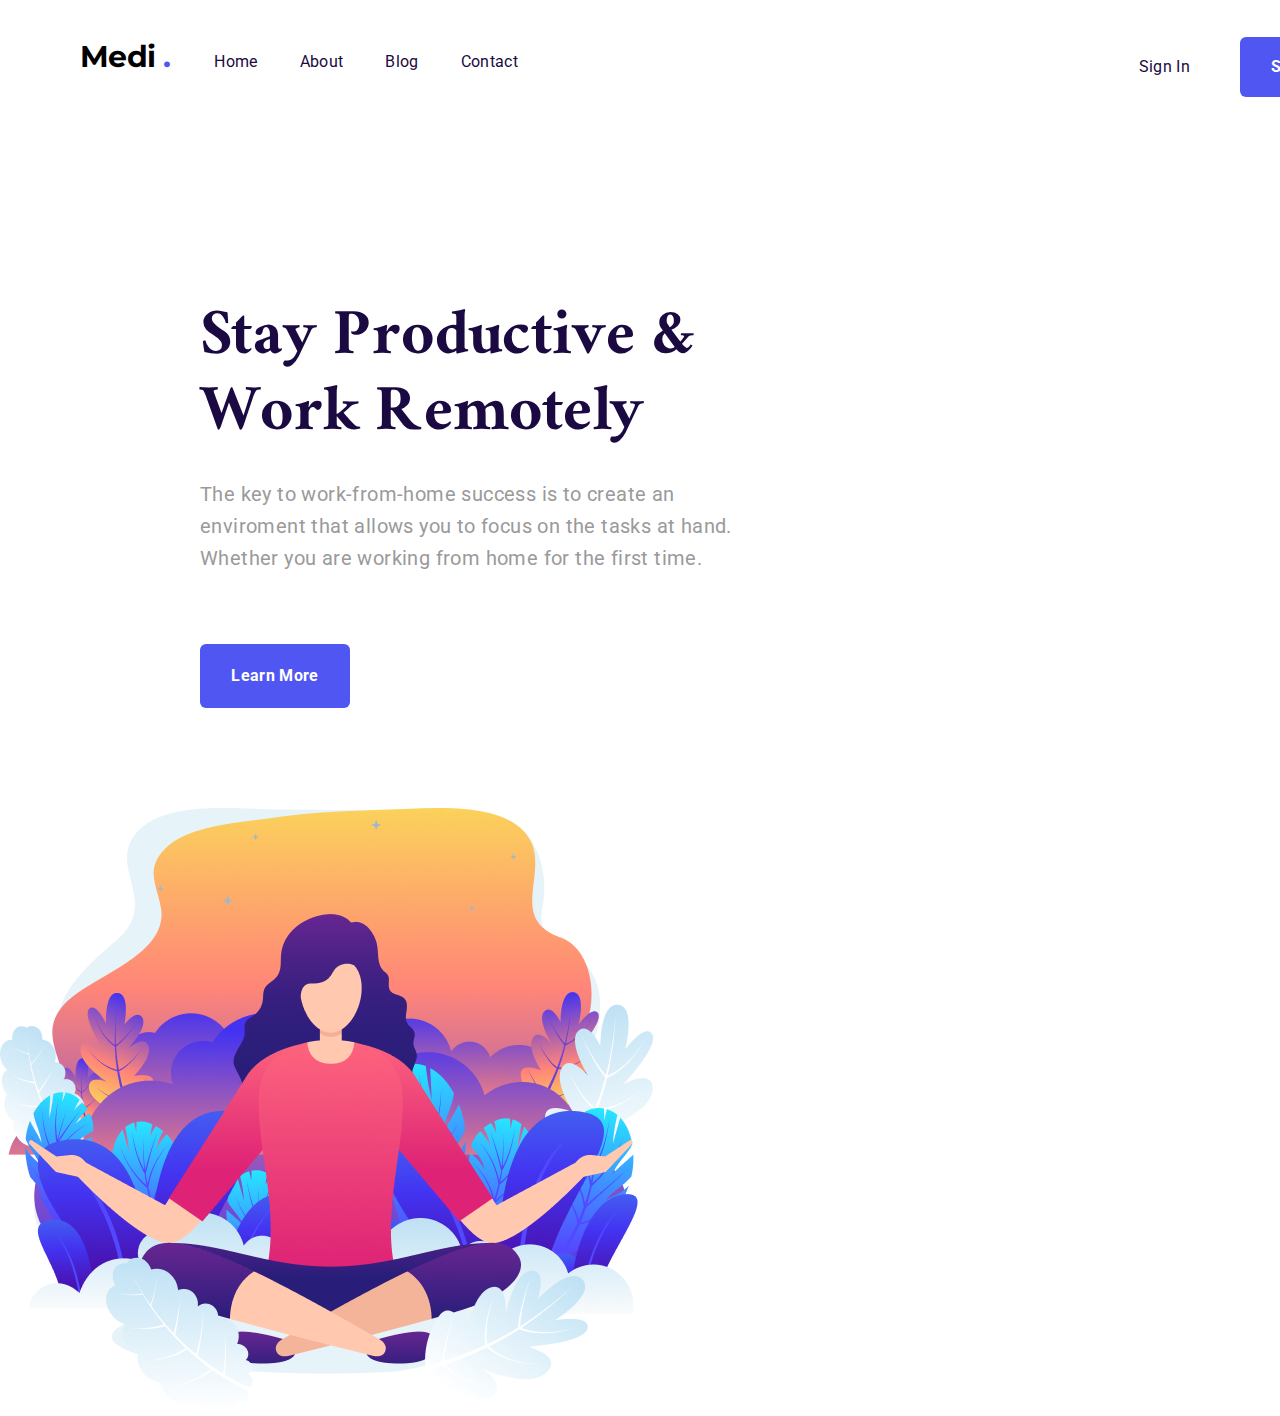
<file: monday-27/index.html>
<!DOCTYPE html>
<html lang="en">
<head>
    <meta charset="UTF-8">
    <meta name="viewport" content="width=device-width, initial-scale=1.0">
    <title>Remote Work</title>
    <!--NORMALIZE CSS-->
    <link rel="stylesheet" href="css/normalize.css">
    <!--CUSTOM FONTS-->
    <link rel="preconnect" href="https://fonts.googleapis.com">
    <link rel="preconnect" href="https://fonts.gstatic.com" crossorigin>
    <link href="https://fonts.googleapis.com/css2?family=Montserrat:ital,wght@0,100..900;1,100..900&family=Ramaraja&family=Roboto:ital,wght@0,100..900;1,100..900&display=swap" rel="stylesheet">
    <!--CUSTOM CSS-->
    <link rel="stylesheet" href="css/styles.css">
</head>
<body>

    <header>
        <!--LOGO & NAVIGATION LINKS-->
        <nav>
            <h3 class="logo-title">Medi
            <span class="logo-span">.</span></h3>
            <ul>
                <li><a href="">Home</a></li>
                <li><a href="">About</a></li>
                <li><a href="">Blog</a></li>
                <li><a href="">Contact</a></li>
            </ul>
        </nav>
        <section class="signup-section">
            <a href=""><button class="signin-btn">Sign In</button></a>
            <a href=""><button class="purple-btn">Sign Up</button></a>
        </section>
    </header>
   <main>
        <!--TITLE AND TEXT CONTENT SECTION-->
        <section class="main-content">
            <h1>Stay Productive &
                Work Remotely</h1>
            <p>The key to work-from-home success is to create an 
                enviroment that allows you to focus on the tasks at hand. 
                Whether you are working from home for the first time.</p>
            <button class="purple-btn main-btn">Learn More</button>
        </section>
        <!--IMAGE SECTION-->
        <section class="main-img">
            <img src="images/purple-meditate.png" alt="Woman Meditating">
        </section>
   </main>
</body>
</html>
</file>
<file: monday-27/css/styles.css>
/*STYLE HEAD NAV SECTION*/
header{
    display: inline-flex;
    margin-left: 80px;
    margin-top: 37px;
    max-width: 1300px;
    width: 100%;

    justify-content: space-between;

}
.logo-title{
    display: inline;
    letter-spacing: -.02em;
    line-height: 40px;
    font-size: 30px;
    font-family: "Montserrat", serif;

}
.logo-span{
    color: #4F56F1;
}

nav ul{
    display: inline;
    width: 200px;
    list-style-type: none;
    margin-top: -11px;
}
nav li{
    display: inline-flex;
    margin-right: 38px;
    font-family: "Roboto", serif;
    font-size: 16;
    line-height: 24px;
    letter-spacing: .02em;
   
}
nav a{
    text-decoration: none;
    color: #1B0A42;
}
nav a:hover{
    text-decoration: underline;
}

.signup-section{
    display: inline-block;
    align-content: center;

}
.signin-btn{
    border:none;
    background-color: transparent;
    font-family: "Roboto", serif;
    font-size: 16px;
    line-height: 24px;
    color: #1B0A42;
    margin-right: 40px;
    letter-spacing: .02em;
}
.signin-btn:hover{
    text-decoration: underline;
}
.purple-btn{
    border:none;
    background-color: #4F56F1;
    font-family: "Roboto", serif;
    font-weight: 700;
    font-size: 16px;
    line-height: 24px;
    color: #fff;
    border-radius: 6px;
    width: 120px;
    height: 60px;
    letter-spacing: .02em;
}
.purple-btn:hover{
    background-color: #000;
}

/*STYLING FOR CONTENT SECTIONS */

section{
    display: inline-block;
    
}
.main-content h1{
    margin-top: 209px;
    margin-left: 200px;
    max-width: 495px;
    width: 100%;
    font-family: "Ramaraja", serif;
    font-weight: 400;
    font-style: normal;
    letter-spacing: .02em;
    font-size: 72px;
    line-height: 76px;
    color: #1B0A42;
    margin-bottom: 0;
}
.main-content p{
    margin-left: 200px;
    max-width: 583px;
    width: 100%;
    font-family: "Roboto", serif;
    font-size: 20px;
    line-height: 32px;
    color: #9A9A9A;
    letter-spacing: .02em;

}
.main-btn{
    margin-left: 200px;
    margin-top: 50px;
    width: 150px;
    height: 64px;

}

.main-img{
    margin-top: 100px;

}
</file>
